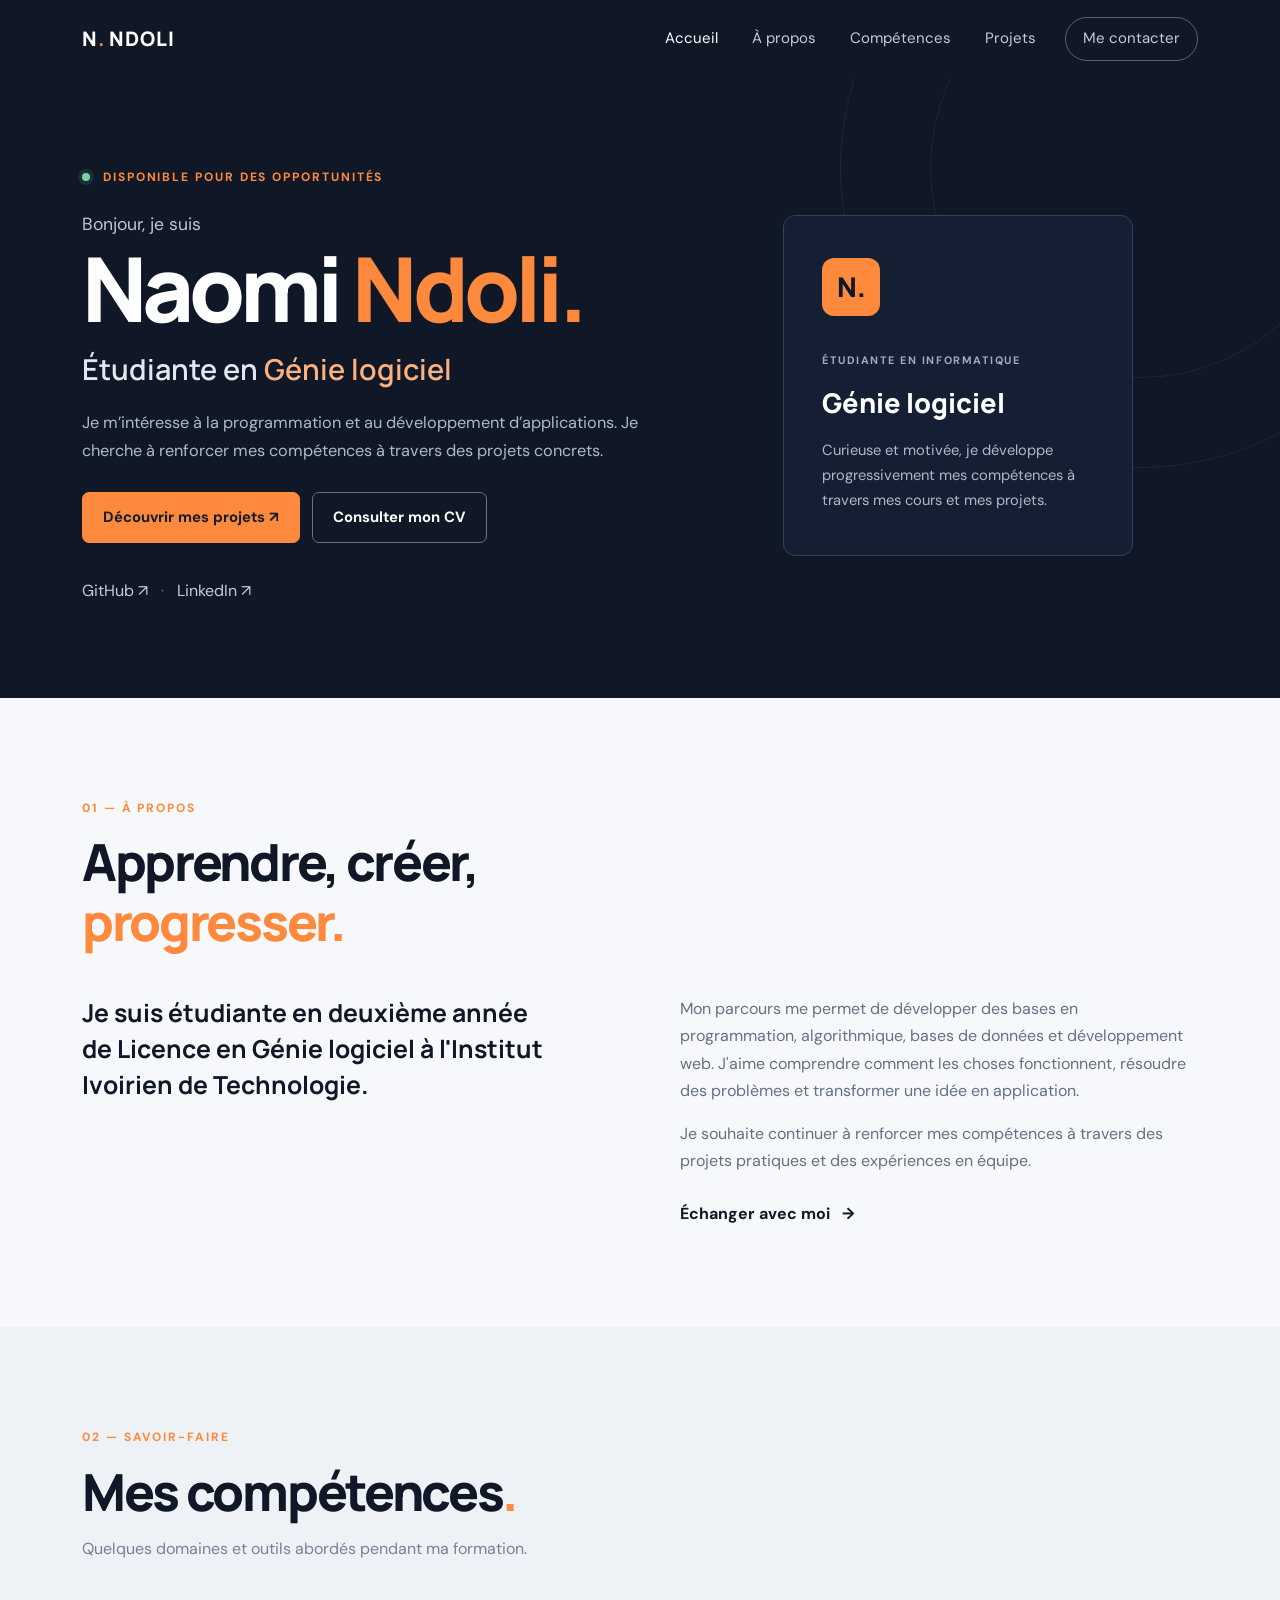
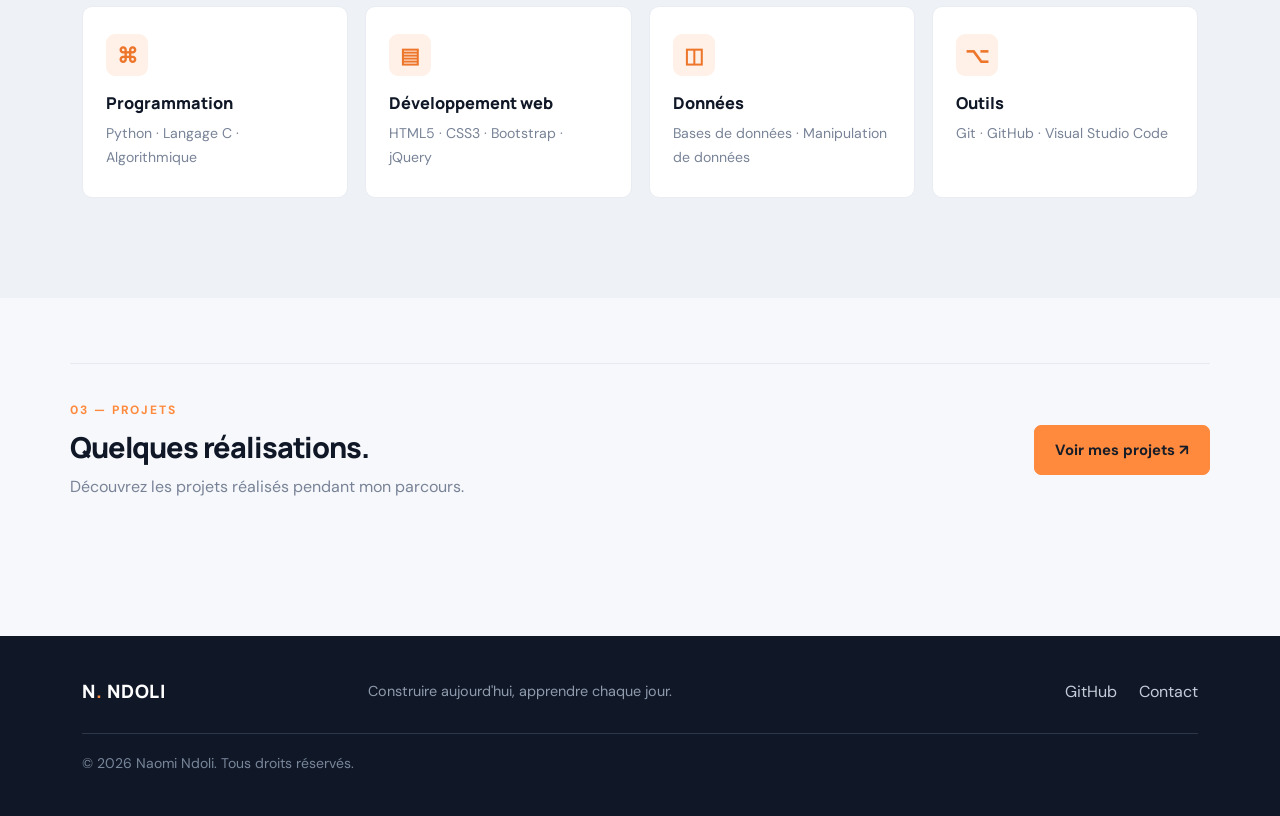
<file: index.html>
<!DOCTYPE html>
<html lang="fr">
<head>
  <meta charset="UTF-8">
  <meta name="viewport" content="width=device-width, initial-scale=1">
  <meta name="description" content="Portfolio de Naomi Ndoli, étudiante en Licence 2 Génie logiciel. Projets Python, développement web et compétences informatiques.">
  <meta name="theme-color" content="#101827">
  <title>Naomi Ndoli — Portfolio</title>
  <link rel="preconnect" href="https://fonts.googleapis.com">
  <link rel="preconnect" href="https://fonts.gstatic.com" crossorigin>
  <link href="https://fonts.googleapis.com/css2?family=DM+Sans:wght@400;500;600;700&family=Manrope:wght@400;500;600;700;800&display=swap" rel="stylesheet">
  <link href="https://cdn.jsdelivr.net/npm/bootstrap@5.3.3/dist/css/bootstrap.min.css" rel="stylesheet">
  <link href="style.css" rel="stylesheet">
</head>
<body>
<header>
  <nav class="navbar navbar-expand-lg navbar-dark sticky-top">
    <div class="container">
      <a class="navbar-brand" href="index.html">N<span>.</span> NDOLI</a>
      <button class="navbar-toggler" type="button" data-bs-toggle="collapse" data-bs-target="#menu" aria-controls="menu" aria-expanded="false" aria-label="Ouvrir le menu">
        <span class="navbar-toggler-icon"></span>
      </button>
      <div class="collapse navbar-collapse" id="menu">
        <ul class="navbar-nav ms-auto align-items-lg-center gap-lg-2">
          <li class="nav-item"><a class="nav-link active" aria-current="page" href="index.html">Accueil</a></li>
          <li class="nav-item"><a class="nav-link" href="#profil">À propos</a></li>
          <li class="nav-item"><a class="nav-link" href="#competences">Compétences</a></li>
          <li class="nav-item"><a class="nav-link" href="projets.html">Projets</a></li>
          <li class="nav-item"><a class="nav-link nav-contact" href="contact.html">Me contacter</a></li>
        </ul>
      </div>
    </div>
  </nav>
</header>

<main>
  <section class="hero">
    <div class="container hero-inner">
      <div class="hero-copy">
        <p class="eyebrow"><span class="status-dot"></span> DISPONIBLE POUR DES OPPORTUNITÉS</p>
        <p class="hero-intro">Bonjour, je suis</p>
        <h1>Naomi <span>Ndoli.</span></h1>
        <h2>Étudiante en <span>Génie logiciel</span></h2>
        <p class="hero-description">Je m’intéresse à la programmation et au développement d’applications. Je cherche à renforcer mes compétences à travers des projets concrets.</p>
        <div class="hero-actions">
          <a href="projets.html" class="btn btn-primary-custom">Découvrir mes projets <span aria-hidden="true">↗</span></a>
          <a href="cv.pdf" class="btn btn-outline-custom" target="_blank" rel="noopener">Consulter mon CV</a>
        </div>
        <div class="social-line">
          <a href="https://github.com/Naomi-ndl" target="_blank" rel="noopener">GitHub ↗</a>
          <span>·</span>
          <a href="https://www.linkedin.com/in/moaye-marie-eunice-naomi-ndoli-39b4b7419/" target="_blank" rel="noopener">LinkedIn ↗</a>
        </div>
      </div>
      <div class="hero-side-note">
        <div class="side-note-mark">N.</div>
        <p class="side-note-label">ÉTUDIANTE EN INFORMATIQUE</p>
        <p class="side-note-title">Génie logiciel</p>
        <p class="side-note-copy">Curieuse et motivée, je développe progressivement mes compétences à travers mes cours et mes projets.</p>
      </div>
    </div>
    <div class="hero-bottom-line"></div>
  </section>

  <section class="section-space" id="profil">
    <div class="container">
      <div class="section-heading"><p class="eyebrow">01 — À PROPOS</p><h2>Apprendre, créer,<br><span>progresser.</span></h2></div>
      <div class="about-grid">
        <p class="about-lead">Je suis étudiante en deuxième année de Licence en Génie logiciel à l'Institut Ivoirien de Technologie.</p>
        <div class="about-detail">
          <p>Mon parcours me permet de développer des bases en programmation, algorithmique, bases de données et développement web. J'aime comprendre comment les choses fonctionnent, résoudre des problèmes et transformer une idée en application.</p>
          <p>Je souhaite continuer à renforcer mes compétences à travers des projets pratiques et des expériences en équipe.</p>
          <a class="text-link" href="contact.html">Échanger avec moi <span aria-hidden="true">→</span></a>
        </div>
      </div>
    </div>
  </section>

  <section class="skills-section section-space" id="competences">
    <div class="container">
      <div class="section-heading"><p class="eyebrow">02 — SAVOIR-FAIRE</p><h2>Mes compétences<span>.</span></h2><p class="section-subtitle">Quelques domaines et outils abordés pendant ma formation.</p></div>
      <div class="skills-grid">
        <article class="skill-card"><div class="skill-icon">⌘</div><h3>Programmation</h3><p>Python · Langage C · Algorithmique</p></article>
        <article class="skill-card"><div class="skill-icon">▤</div><h3>Développement web</h3><p>HTML5 · CSS3 · Bootstrap · jQuery</p></article>
        <article class="skill-card"><div class="skill-icon">◫</div><h3>Données</h3><p>Bases de données · Manipulation de données</p></article>
        <article class="skill-card"><div class="skill-icon">⌥</div><h3>Outils</h3><p>Git · GitHub · Visual Studio Code</p></article>
      </div>
    </div>
  </section>

  <section class="section-space projects-invite">
    <div class="container invite-inner">
      <div><p class="eyebrow">03 — PROJETS</p><h2>Quelques réalisations.</h2><p>Découvrez les projets réalisés pendant mon parcours.</p></div>
      <a href="projets.html" class="btn btn-primary-custom">Voir mes projets <span aria-hidden="true">↗</span></a>
    </div>
  </section>
</main>

<footer class="site-footer"><div class="container footer-inner"><a class="footer-brand" href="index.html">N<span>.</span> NDOLI</a><p>Construire aujourd'hui, apprendre chaque jour.</p><div><a href="https://github.com/Naomi-ndl" target="_blank" rel="noopener">GitHub</a><a href="contact.html">Contact</a></div><small>© 2026 Naomi Ndoli. Tous droits réservés.</small></div></footer>
<script src="https://cdn.jsdelivr.net/npm/bootstrap@5.3.3/dist/js/bootstrap.bundle.min.js"></script>
<script src="https://code.jquery.com/jquery-3.7.1.min.js"></script><script src="script.js"></script>
</body>
</html>
</file>
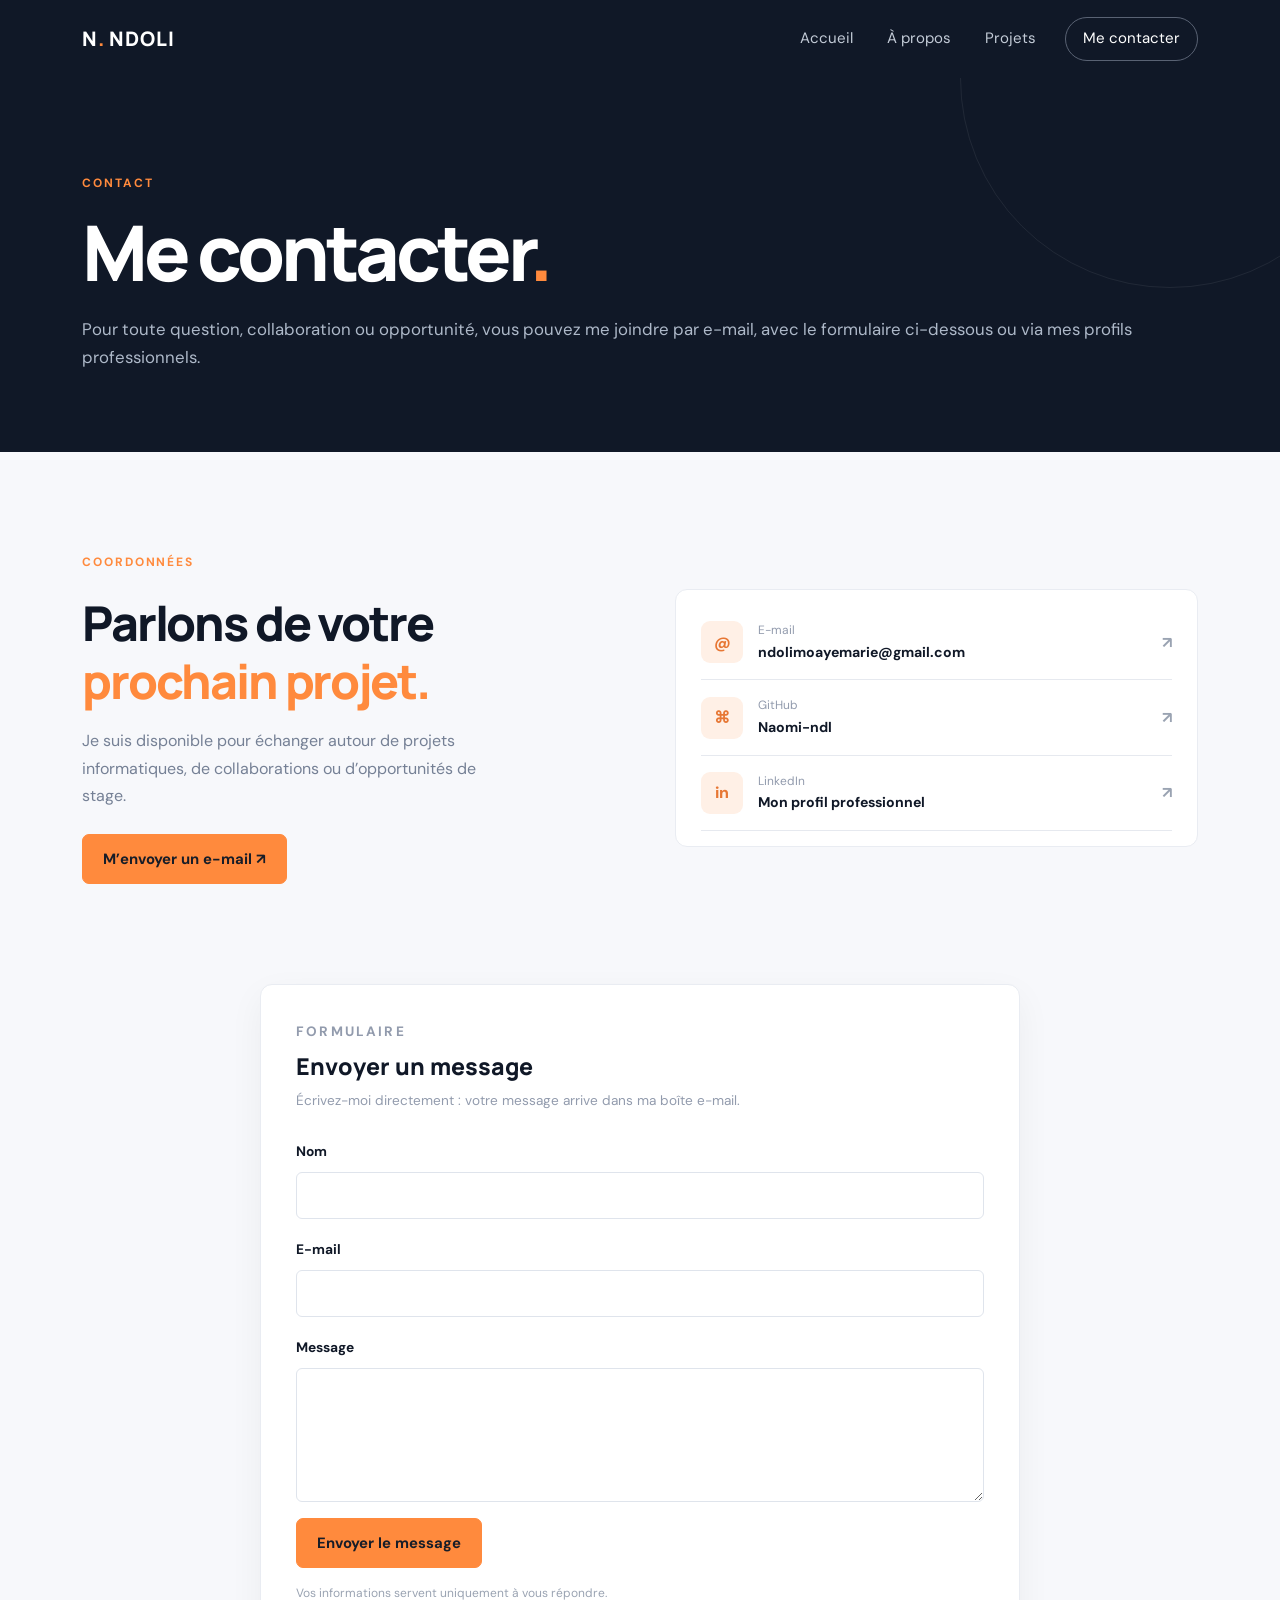
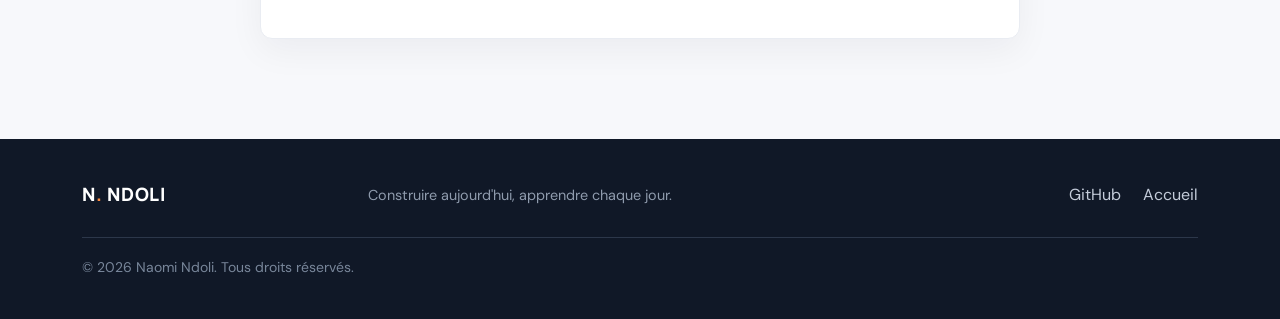
<file: contact.html>
<!DOCTYPE html>
<html lang="fr">
<head>
  <meta charset="UTF-8"><meta name="viewport" content="width=device-width, initial-scale=1">
  <meta name="description" content="Contacter Naomi Ndoli pour échanger sur un projet ou une opportunité professionnelle.">
  <meta name="theme-color" content="#101827"><title>Contact — Naomi Ndoli</title>
  <link rel="preconnect" href="https://fonts.googleapis.com"><link rel="preconnect" href="https://fonts.gstatic.com" crossorigin>
  <link href="https://fonts.googleapis.com/css2?family=DM+Sans:wght@400;500;600;700&family=Manrope:wght@400;500;600;700;800&display=swap" rel="stylesheet">
  <link href="https://cdn.jsdelivr.net/npm/bootstrap@5.3.3/dist/css/bootstrap.min.css" rel="stylesheet"><link href="style.css" rel="stylesheet">
</head>
<body>
<header><nav class="navbar navbar-expand-lg navbar-dark sticky-top"><div class="container">
  <a class="navbar-brand" href="index.html">N<span>.</span> NDOLI</a><button class="navbar-toggler" type="button" data-bs-toggle="collapse" data-bs-target="#menu" aria-controls="menu" aria-expanded="false" aria-label="Ouvrir le menu"><span class="navbar-toggler-icon"></span></button>
  <div class="collapse navbar-collapse" id="menu"><ul class="navbar-nav ms-auto align-items-lg-center gap-lg-2"><li class="nav-item"><a class="nav-link" href="index.html">Accueil</a></li><li class="nav-item"><a class="nav-link" href="index.html#profil">À propos</a></li><li class="nav-item"><a class="nav-link" href="projets.html">Projets</a></li><li class="nav-item"><a class="nav-link nav-contact active" aria-current="page" href="contact.html">Me contacter</a></li></ul></div>
</div></nav></header>
<main>
  <section class="page-hero contact-hero"><div class="container"><p class="eyebrow">CONTACT</p><h1>Me contacter<span>.</span></h1><p>Pour toute question, collaboration ou opportunité, vous pouvez me joindre par e-mail, avec le formulaire ci-dessous ou via mes profils professionnels.</p></div></section>
  <section class="section-space"><div class="container contact-simple">
    <div class="contact-simple-copy">
      <p class="eyebrow">COORDONNÉES</p>
      <h2>Parlons de votre<br><span>prochain projet.</span></h2>
      <p>Je suis disponible pour échanger autour de projets informatiques, de collaborations ou d’opportunités de stage.</p>
      <a class="btn btn-primary-custom" href="mailto:ndolimoayemarie@gmail.com">M’envoyer un e-mail <span aria-hidden="true">↗</span></a>
    </div>
    <div class="contact-links">
      <a class="contact-detail" href="mailto:ndolimoayemarie@gmail.com"><span class="contact-symbol">@</span><span><small>E-mail</small><strong>ndolimoayemarie@gmail.com</strong></span><b>↗</b></a>
      <a class="contact-detail" href="https://github.com/Naomi-ndl" target="_blank" rel="noopener"><span class="contact-symbol">⌘</span><span><small>GitHub</small><strong>Naomi-ndl</strong></span><b>↗</b></a>
      <a class="contact-detail" href="https://www.linkedin.com/in/moaye-marie-eunice-naomi-ndoli-39b4b7419/" target="_blank" rel="noopener"><span class="contact-symbol">in</span><span><small>LinkedIn</small><strong>Mon profil professionnel</strong></span><b>↗</b></a>
    </div>
  </div></section>

  <section class="section-space section-form"><div class="container"><div class="form-wrap">
    <div class="contact-form-card">
      <p class="eyebrow">FORMULAIRE</p>
      <h2>Envoyer un message</h2>
      <p>Écrivez-moi directement : votre message arrive dans ma boîte e-mail.</p>
      <form id="form-contact" novalidate>
        <div class="mb-3">
          <label for="nom" class="form-label">Nom</label>
          <input type="text" class="form-control" id="nom" name="name" required>
          <div class="invalid-feedback">Merci d'écrire votre nom.</div>
        </div>
        <div class="mb-3">
          <label for="email" class="form-label">E-mail</label>
          <input type="email" class="form-control" id="email" name="email" required>
          <div class="invalid-feedback">Merci d'écrire une adresse e-mail valide.</div>
        </div>
        <div class="mb-3">
          <label for="message" class="form-label">Message</label>
          <textarea class="form-control" id="message" name="message" rows="5" minlength="10" required></textarea>
          <div class="invalid-feedback">Votre message doit faire au moins 10 caractères.</div>
        </div>
        <input type="text" name="_honey" class="d-none" tabindex="-1" autocomplete="off">
        <input type="hidden" name="_subject" value="Nouveau message depuis mon portfolio">
        <div id="retour" class="alert d-none" role="alert"></div>
        <button type="submit" class="btn btn-primary-custom">Envoyer le message</button>
        <p class="form-privacy">Vos informations servent uniquement à vous répondre.</p>
      </form>
    </div>
  </div></div></section>
</main>
<footer class="site-footer"><div class="container footer-inner"><a class="footer-brand" href="index.html">N<span>.</span> NDOLI</a><p>Construire aujourd'hui, apprendre chaque jour.</p><div><a href="https://github.com/Naomi-ndl" target="_blank" rel="noopener">GitHub</a><a href="index.html">Accueil</a></div><small>© 2026 Naomi Ndoli. Tous droits réservés.</small></div></footer>
<script src="https://cdn.jsdelivr.net/npm/bootstrap@5.3.3/dist/js/bootstrap.bundle.min.js"></script><script src="https://code.jquery.com/jquery-3.7.1.min.js"></script><script src="script.js"></script>
</body></html>
</file>
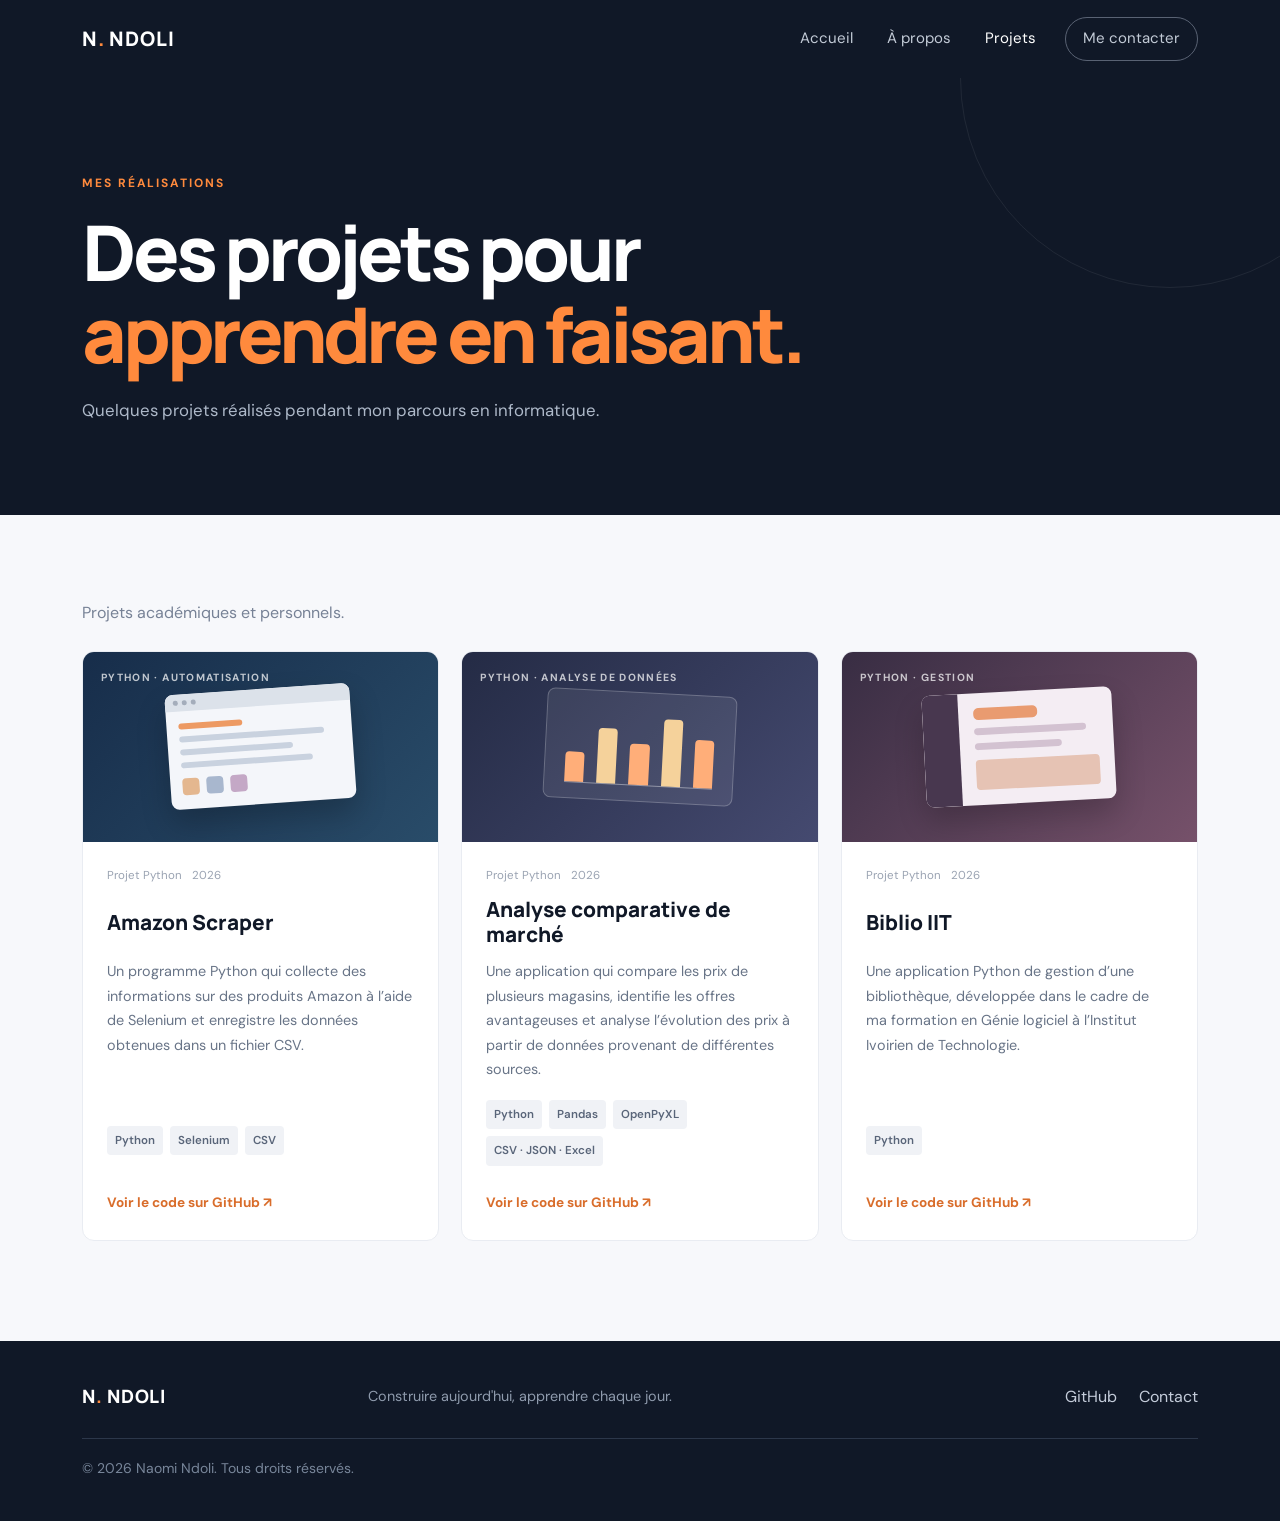
<file: projets.html>
<!DOCTYPE html>
<html lang="fr">
<head>
  <meta charset="UTF-8"><meta name="viewport" content="width=device-width, initial-scale=1">
  <meta name="description" content="Découvrez les projets informatiques de Naomi Ndoli : Amazon Scraper, Biblio IIT et analyse comparative de marché.">
  <meta name="theme-color" content="#101827">
  <title>Mes projets — Naomi Ndoli</title>
  <link rel="preconnect" href="https://fonts.googleapis.com"><link rel="preconnect" href="https://fonts.gstatic.com" crossorigin>
  <link href="https://fonts.googleapis.com/css2?family=DM+Sans:wght@400;500;600;700&family=Manrope:wght@400;500;600;700;800&display=swap" rel="stylesheet">
  <link href="https://cdn.jsdelivr.net/npm/bootstrap@5.3.3/dist/css/bootstrap.min.css" rel="stylesheet"><link href="style.css" rel="stylesheet">
</head>
<body>
<header><nav class="navbar navbar-expand-lg navbar-dark sticky-top"><div class="container">
  <a class="navbar-brand" href="index.html">N<span>.</span> NDOLI</a>
  <button class="navbar-toggler" type="button" data-bs-toggle="collapse" data-bs-target="#menu" aria-controls="menu" aria-expanded="false" aria-label="Ouvrir le menu"><span class="navbar-toggler-icon"></span></button>
  <div class="collapse navbar-collapse" id="menu"><ul class="navbar-nav ms-auto align-items-lg-center gap-lg-2">
    <li class="nav-item"><a class="nav-link" href="index.html">Accueil</a></li><li class="nav-item"><a class="nav-link" href="index.html#profil">À propos</a></li><li class="nav-item"><a class="nav-link active" aria-current="page" href="projets.html">Projets</a></li><li class="nav-item"><a class="nav-link nav-contact" href="contact.html">Me contacter</a></li>
  </ul></div></div></nav></header>
<main>
  <section class="page-hero"><div class="container"><p class="eyebrow">MES RÉALISATIONS</p><h1>Des projets pour<br><span>apprendre en faisant.</span></h1><p>Quelques projets réalisés pendant mon parcours en informatique.</p></div></section>
  <section class="section-space projects-wrap"><div class="container">
    <div class="projects-intro"><p class="section-subtitle mb-0">Projets académiques et personnels.</p></div>
    <div class="projects-grid">
      <article class="project-card">
        <div class="project-art art-python">
          <span class="art-label">PYTHON · AUTOMATISATION</span>
          <div class="browser-art"><div class="browser-bar"><i></i><i></i><i></i></div><div class="browser-lines"><b></b><span></span><span></span><span></span></div><div class="product-dots"><i></i><i></i><i></i></div></div>
        </div>
        <div class="project-content">
          <div class="project-meta"><span>Projet Python</span><span>2026</span></div>
          <h2>Amazon Scraper</h2>
          <p>Un programme Python qui collecte des informations sur des produits Amazon à l’aide de Selenium et enregistre les données obtenues dans un fichier CSV.</p>
          <div class="tech-list"><span>Python</span><span>Selenium</span><span>CSV</span></div>
          <a class="project-link" href="https://github.com/Naomi-ndl/Amazon-scraper" target="_blank" rel="noopener">Voir le code sur GitHub <span aria-hidden="true">↗</span></a>
        </div>
      </article>

      <article class="project-card">
        <div class="project-art art-data">
          <span class="art-label">PYTHON · ANALYSE DE DONNÉES</span>
          <div class="chart-art"><div class="chart-bars"><i></i><i></i><i></i><i></i><i></i></div><div class="chart-base"></div></div>
        </div>
        <div class="project-content">
          <div class="project-meta"><span>Projet Python</span><span>2026</span></div>
          <h2>Analyse comparative de marché</h2>
          <p>Une application qui compare les prix de plusieurs magasins, identifie les offres avantageuses et analyse l’évolution des prix à partir de données provenant de différentes sources.</p>
          <div class="tech-list"><span>Python</span><span>Pandas</span><span>OpenPyXL</span><span>CSV · JSON · Excel</span></div>
          <a class="project-link" href="https://github.com/Naomi-ndl/analyse-comparative-march-" target="_blank" rel="noopener">Voir le code sur GitHub <span aria-hidden="true">↗</span></a>
        </div>
      </article>

      <article class="project-card">
        <div class="project-art art-web">
          <span class="art-label">PYTHON · GESTION</span>
          <div class="web-art"><div class="web-sidebar"></div><div class="web-main"><b></b><i></i><i></i><div></div></div></div>
        </div>
        <div class="project-content">
          <div class="project-meta"><span>Projet Python</span><span>2026</span></div>
          <h2>Biblio IIT</h2>
          <p>Une application Python de gestion d’une bibliothèque, développée dans le cadre de ma formation en Génie logiciel à l’Institut Ivoirien de Technologie.</p>
          <div class="tech-list"><span>Python</span></div>
          <a class="project-link" href="https://github.com/Naomi-ndl/PROJET-BIBLIO-IIT" target="_blank" rel="noopener">Voir le code sur GitHub <span aria-hidden="true">↗</span></a>
        </div>
      </article>
    </div>
  </div></section>
</main>
<footer class="site-footer"><div class="container footer-inner"><a class="footer-brand" href="index.html">N<span>.</span> NDOLI</a><p>Construire aujourd'hui, apprendre chaque jour.</p><div><a href="https://github.com/Naomi-ndl" target="_blank" rel="noopener">GitHub</a><a href="contact.html">Contact</a></div><small>© 2026 Naomi Ndoli. Tous droits réservés.</small></div></footer>
<script src="https://cdn.jsdelivr.net/npm/bootstrap@5.3.3/dist/js/bootstrap.bundle.min.js"></script><script src="https://code.jquery.com/jquery-3.7.1.min.js"></script><script src="script.js"></script>
</body></html>
</file>
<file: style.css>
/* Portfolio Naomi Ndoli — styles personnalisés */
:root{--ink:#101827;--ink-soft:#18243a;--paper:#f7f8fb;--white:#fff;--muted:#9aa6b8;--orange:#ff8a3d;--orange-light:#ffb17d;--line:#e6e9ef;--font-body:"DM Sans",sans-serif;--font-title:"Manrope",sans-serif}
*{box-sizing:border-box}html{scroll-behavior:smooth;scroll-padding-top:85px}body{margin:0;background:var(--paper);color:var(--ink);font-family:var(--font-body);line-height:1.7;min-height:100vh;display:flex;flex-direction:column}main{flex:1}a{transition:color .2s,background .2s,transform .2s}.navbar{background:var(--ink);padding:17px 0}.navbar-brand,.footer-brand{font-family:var(--font-title);font-weight:800;letter-spacing:.04em;color:#fff!important}.navbar-brand span,.footer-brand span{color:var(--orange)}.navbar .nav-link{color:#c3cbd7;padding:9px 13px!important;font-size:.94rem}.navbar .nav-link:hover,.navbar .nav-link.active{color:#fff}.navbar .nav-contact{border:1px solid #596273;border-radius:30px;padding:8px 17px!important;margin-left:8px}.navbar .nav-contact:hover{background:var(--orange);border-color:var(--orange)}.navbar-toggler{border-color:#667085}.hero{position:relative;overflow:hidden;background:var(--ink);color:#fff;min-height:620px;display:flex;align-items:center}.hero:before{content:"";position:absolute;width:600px;height:600px;border:1px solid rgba(255,255,255,.06);border-radius:50%;right:-160px;top:-210px}.hero:after{content:"";position:absolute;width:420px;height:420px;border:1px solid rgba(255,255,255,.06);border-radius:50%;right:-70px;top:-120px}.hero-inner{display:grid;grid-template-columns:1.1fr .9fr;align-items:center;gap:50px;padding-top:85px;padding-bottom:90px;position:relative;z-index:1}.eyebrow{font-size:.75rem;font-weight:700;letter-spacing:.16em;color:var(--orange);margin-bottom:22px}.status-dot,.pulse{display:inline-block;width:8px;height:8px;border-radius:50%;background:#70d6a4;margin-right:8px;box-shadow:0 0 0 4px rgba(112,214,164,.12)}.hero-intro{font-size:1.1rem;color:#bdc6d4;margin:0 0 2px}.hero h1,.page-hero h1{font-family:var(--font-title);font-weight:800;letter-spacing:-.055em;font-size:clamp(3.5rem,7vw,6.2rem);line-height:1.06;margin:0}.hero h1 span,.section-heading h2 span,.highlight-project h2 span,.contact-info h2 span,.page-hero h1 span{color:var(--orange)}.hero h2{font-family:var(--font-title);font-size:clamp(1.2rem,2.3vw,1.8rem);font-weight:600;margin:16px 0;color:#e3e8ef}.hero h2 span{color:var(--orange-light)}.hero-description{max-width:570px;color:#aeb9c9;font-size:1.02rem;margin:22px 0 28px}.hero-actions{display:flex;flex-wrap:wrap;gap:12px}.btn-primary-custom,.btn-outline-custom{border-radius:7px;padding:13px 20px;font-weight:700;font-size:.93rem}.btn-primary-custom{background:var(--orange);border:1px solid var(--orange);color:#171d28}.btn-primary-custom:hover{background:var(--orange-light);border-color:var(--orange-light);color:#171d28;transform:translateY(-2px)}.btn-outline-custom{border:1px solid #657084;color:#fff}.btn-outline-custom:hover{border-color:#fff;color:#fff;background:rgba(255,255,255,.08)}.social-line{display:flex;gap:13px;align-items:center;margin-top:34px;color:#657084}.social-line a,.site-footer a{color:#c4ccda;text-decoration:none}.social-line a:hover,.site-footer a:hover{color:var(--orange)}.hero-visual{height:370px;display:flex;align-items:center;justify-content:center;position:relative}.visual-orbit{position:absolute;border:1px solid rgba(255,138,61,.2);border-radius:50%;width:360px;height:360px}.orbit-two{width:290px;height:290px;border-color:rgba(255,255,255,.09)}.code-card{position:relative;z-index:2;width:min(100%,370px);border:1px solid #354158;border-radius:13px;background:#172238;box-shadow:0 28px 70px rgba(0,0,0,.3);overflow:hidden;transform:rotate(-2deg)}.code-top{height:42px;border-bottom:1px solid #2d3a50;display:flex;align-items:center;gap:6px;padding:0 14px}.code-top>span{width:8px;height:8px;border-radius:50%;background:#64748b}.code-top>span:first-child{background:#ff8176}.code-top>span:nth-child(2){background:#f4c36b}.code-top>span:nth-child(3){background:#70c89b}.code-top small{margin-left:auto;color:#8592a7}.code-content{padding:23px 25px 14px;font-family:monospace;font-size:.86rem;color:#dbe4f1}.code-content p{margin:0 0 9px}.indent{padding-left:22px}.indent2{padding-left:44px}.code-purple{color:#c6a5ff}.code-yellow{color:#f4d27b}.code-blue{color:#83c9ff}.code-green{color:#9cdda9}.code-orange{color:#ffad78}.code-comment{color:#73839a;font-style:italic}.code-footer{border-top:1px solid #2d3a50;padding:11px 17px;color:#8d9bb0;font-size:.73rem}.code-footer .pulse{width:6px;height:6px}.floating-tag{position:absolute;z-index:3;background:#fff;color:var(--ink);padding:9px 15px;border-radius:8px;box-shadow:0 12px 30px rgba(0,0,0,.2);font-size:.8rem;font-weight:700}.tag-python{top:43px;right:10px}.tag-web{bottom:45px;left:0}.hero-bottom-line{height:4px;background:linear-gradient(90deg,var(--orange),#ffc18f,transparent)}.section-space{padding:100px 0}.section-heading{margin-bottom:44px}.section-heading h2,.highlight-project h2,.contact-info h2{font-family:var(--font-title);font-weight:800;font-size:clamp(2.1rem,4vw,3.3rem);line-height:1.16;letter-spacing:-.045em;margin:0}.section-heading .eyebrow{margin-bottom:14px}.about-grid{display:grid;grid-template-columns:1fr 1fr;gap:80px}.about-lead{font-family:var(--font-title);font-weight:700;font-size:1.55rem;line-height:1.45;max-width:480px;margin:0}.about-detail{color:#647084;max-width:580px}.about-detail p{margin:0 0 16px}.text-link{display:inline-flex;gap:12px;color:var(--ink);font-weight:700;text-decoration:none;margin-top:10px}.text-link:hover{color:#e56e24;gap:17px}.skills-section{background:#eef1f6}.section-subtitle{color:#778296;margin-top:14px}.skills-grid{display:grid;grid-template-columns:repeat(4,1fr);gap:17px}.skill-card{background:#fff;padding:27px 23px;border:1px solid #e9ecf2;border-radius:10px;min-height:180px;transition:transform .2s,box-shadow .2s}.skill-card:hover,.project-card:hover{transform:translateY(-5px);box-shadow:0 18px 35px rgba(16,24,39,.09)}.skill-icon{display:grid;place-items:center;width:42px;height:42px;background:#fff1e8;color:#ed762b;border-radius:9px;font-size:1.3rem;font-weight:700;margin-bottom:18px}.skill-card h3{font-family:var(--font-title);font-size:1.02rem;font-weight:800}.skill-card p{font-size:.88rem;color:#788397;margin:0}.highlight-project{padding:55px 60px;background:var(--ink);color:#fff;border-radius:14px;display:flex;align-items:center;justify-content:space-between;gap:30px}.highlight-project .eyebrow{margin-bottom:15px}.highlight-project h2{font-size:clamp(2rem,4vw,3rem)}.highlight-project p:not(.eyebrow){color:#aeb9c9;margin:18px 0 0}.site-footer{background:var(--ink);color:#fff;padding:40px 0}.footer-inner{display:grid;grid-template-columns:1fr 2fr 1fr;align-items:center;gap:14px}.footer-brand{font-size:1.15rem;text-decoration:none}.footer-inner p{color:#8f9bad;margin:0;font-size:.9rem}.footer-inner>div{display:flex;justify-content:flex-end;gap:22px}.footer-inner small{grid-column:1/-1;color:#78869a;border-top:1px solid #2c374a;padding-top:18px;margin-top:12px}.page-hero{background:var(--ink);color:#fff;padding:95px 0 90px;position:relative;overflow:hidden}.page-hero:after{content:"";position:absolute;width:420px;height:420px;border:1px solid rgba(255,255,255,.07);border-radius:50%;right:-100px;top:-210px}.page-hero .eyebrow{margin-bottom:18px}.page-hero h1{font-size:clamp(3rem,6vw,5rem)}.page-hero>div>p:last-child{color:#aeb9c9;margin:22px 0 0;font-size:1.05rem}.projects-wrap{padding-top:70px}.project-toolbar{display:flex;align-items:center;justify-content:space-between;gap:20px;margin-bottom:30px}.filter-list{display:flex;gap:7px;flex-wrap:wrap}.filter-btn{border:1px solid #d9dee7;background:transparent;border-radius:30px;padding:8px 17px;color:#697589;font-size:.85rem;font-weight:700}.filter-btn:hover,.filter-btn.active{background:var(--ink);border-color:var(--ink);color:#fff}.projects-grid{display:grid;grid-template-columns:repeat(3,1fr);gap:22px}.project-card{background:#fff;border:1px solid #e9ecf2;border-radius:12px;overflow:hidden;transition:transform .2s,box-shadow .2s}.project-art{height:190px;position:relative;display:flex;align-items:center;justify-content:center;overflow:hidden}.art-python{background:linear-gradient(135deg,#172d4a,#294c69)}.art-data{background:linear-gradient(135deg,#242b45,#454a70)}.art-web{background:linear-gradient(135deg,#382d43,#76516a)}.art-label{position:absolute;top:17px;left:18px;color:rgba(255,255,255,.72);font-size:.65rem;font-weight:700;letter-spacing:.13em}.art-number{position:absolute;right:18px;bottom:12px;color:rgba(255,255,255,.2);font-family:var(--font-title);font-size:2.8rem;font-weight:800}.browser-art{width:185px;height:115px;background:#f4f6fa;border-radius:8px;overflow:hidden;box-shadow:0 15px 30px rgba(0,0,0,.22);transform:rotate(-4deg)}.browser-bar{height:17px;background:#dce2ea;display:flex;align-items:center;gap:4px;padding-left:8px}.browser-bar i{width:5px;height:5px;border-radius:50%;background:#a4adbb}.browser-lines{padding:12px 12px 0}.browser-lines b,.browser-lines span{display:block;height:6px;border-radius:4px;background:#c9d2df;margin-bottom:7px}.browser-lines b{width:40%;background:#ed9a63}.browser-lines span:nth-child(2){width:90%}.browser-lines span:nth-child(3){width:70%}.browser-lines span:nth-child(4){width:82%}.product-dots{display:flex;gap:7px;padding:3px 12px}.product-dots i{width:17px;height:17px;border-radius:4px;background:#e4b78f}.product-dots i:nth-child(2){background:#a8b7ce}.product-dots i:nth-child(3){background:#c4a8c6}.chart-art{width:190px;height:110px;border:1px solid rgba(255,255,255,.22);border-radius:8px;background:rgba(255,255,255,.08);padding:18px 20px 0;transform:rotate(3deg)}.chart-bars{height:75px;display:flex;align-items:flex-end;gap:13px;border-bottom:1px solid rgba(255,255,255,.4)}.chart-bars i{flex:1;border-radius:4px 4px 0 0;background:#ffae79;height:40%}.chart-bars i:nth-child(2){height:75%;background:#f5d29b}.chart-bars i:nth-child(3){height:55%}.chart-bars i:nth-child(4){height:90%;background:#f5d29b}.chart-bars i:nth-child(5){height:65%}.web-art{display:flex;width:190px;height:112px;background:#f4edf3;border-radius:8px;overflow:hidden;box-shadow:0 15px 30px rgba(0,0,0,.2);transform:rotate(-3deg)}.web-sidebar{width:36px;background:#48374f}.web-main{flex:1;padding:15px}.web-main b,.web-main i{display:block;height:7px;border-radius:5px;background:#d3c2d1;margin-bottom:8px}.web-main b{width:52%;height:12px;background:#e99b70}.web-main i:nth-child(2){width:90%}.web-main i:nth-child(3){width:70%}.web-main div{height:30px;background:#e6c3b4;border-radius:4px;margin-top:10px}.project-content{padding:24px}.project-meta{display:flex;justify-content:space-between;gap:10px;color:#9aa3b2;font-size:.72rem}.project-content h2{font-family:var(--font-title);font-size:1.3rem;font-weight:800;margin:13px 0 10px}.project-content>p{font-size:.9rem;color:#687487;min-height:105px}.tech-list{display:flex;gap:7px;flex-wrap:wrap;margin:17px 0 20px}.tech-list span{background:#f0f2f6;color:#596579;border-radius:4px;padding:5px 8px;font-size:.72rem;font-weight:600}.project-link{color:#d96d2b;text-decoration:none;font-weight:700;font-size:.85rem}.project-link:hover{color:#a94812}.project-note{font-size:.8rem;color:#8a94a5;font-style:italic}.empty-state{color:#778296;text-align:center;padding:40px}.contact-hero{padding-bottom:80px}.contact-grid{display:grid;grid-template-columns:.9fr 1.1fr;gap:70px;align-items:start}.contact-info{padding-top:10px}.contact-info h2{margin-bottom:20px}.contact-info>p:not(.eyebrow){color:#758095;max-width:400px;margin-bottom:32px}.contact-detail{display:flex;align-items:center;gap:15px;padding:15px 0;border-bottom:1px solid var(--line);text-decoration:none;color:var(--ink)}.contact-symbol{width:42px;height:42px;display:grid;place-items:center;background:#fff0e6;color:#e77734;border-radius:9px;font-weight:800}.contact-detail>span:nth-child(2){display:flex;flex-direction:column}.contact-detail small{color:#929bad;font-size:.75rem}.contact-detail strong{font-size:.88rem;font-weight:700}.contact-detail>b{margin-left:auto;color:#9aa3b2}.contact-detail:hover{color:#d96d2b}.contact-form-card{background:#fff;border:1px solid #e9ecf2;border-radius:12px;padding:35px;box-shadow:0 12px 35px rgba(16,24,39,.05)}.contact-form-card h2{font-family:var(--font-title);font-weight:800;font-size:1.45rem}.contact-form-card>p{color:#929bad;font-size:.85rem;margin-bottom:25px}.form-label{font-size:.86rem;font-weight:700}.form-control{border-color:#dfe4ec;border-radius:6px;padding:12px 13px;font-size:.9rem}.form-control:focus{border-color:var(--orange);box-shadow:0 0 0 .2rem rgba(255,138,61,.15)}textarea.form-control{resize:vertical}.form-privacy{font-size:.75rem!important;color:#9aa3b2!important;margin:15px 0 0!important}.alert{font-size:.88rem}.project-card[hidden]{display:none!important}
@media(max-width:991px){.hero-inner{grid-template-columns:1fr  .8fr;gap:20px}.skills-grid{grid-template-columns:repeat(2,1fr)}.projects-grid{grid-template-columns:repeat(2,1fr)}.contact-grid{gap:35px}.about-grid{gap:40px}}
@media(max-width:767px){.hero{min-height:auto}.hero-inner{grid-template-columns:1fr;padding-top:75px;padding-bottom:55px}.hero-visual{height:300px;margin-top:10px}.visual-orbit{width:290px;height:290px}.orbit-two{width:235px;height:235px}.code-card{max-width:340px}.tag-python{right:3%}.tag-web{left:3%;bottom:20px}.section-space{padding:72px 0}.about-grid{grid-template-columns:1fr;gap:22px}.about-lead{font-size:1.35rem}.highlight-project{padding:35px 27px;align-items:flex-start;flex-direction:column}.footer-inner{grid-template-columns:1fr 1fr}.footer-inner p{grid-column:1/-1;grid-row:2}.footer-inner>div{grid-column:2;grid-row:1}.footer-inner small{grid-row:3}.page-hero{padding:75px 0 65px}.projects-grid{grid-template-columns:1fr}.project-content>p{min-height:0}.project-toolbar{align-items:flex-start;flex-direction:column}.contact-grid{grid-template-columns:1fr}.contact-form-card{padding:25px}.navbar .nav-contact{margin:5px 0 0;border:0;padding-left:13px!important}.navbar .nav-link{padding:8px 13px!important}}
@media(max-width:420px){.hero h1{font-size:3.3rem}.hero-actions{flex-direction:column;align-items:stretch}.hero-actions .btn{text-align:center}.skills-grid{grid-template-columns:1fr}.footer-inner>div{gap:12px}.contact-detail strong{font-size:.78rem}}
@media(prefers-reduced-motion:reduce){html{scroll-behavior:auto}*,*::before,*::after{transition:none!important;animation:none!important}}


/* Ajustements sobres : présentation simplifiée */
.hero-side-note{position:relative;z-index:2;max-width:350px;margin:0 auto;padding:42px 38px;border:1px solid #354158;border-radius:12px;background:rgba(23,34,56,.72)}
.side-note-mark{display:grid;place-items:center;width:58px;height:58px;border-radius:12px;background:var(--orange);color:var(--ink);font-family:var(--font-title);font-size:1.7rem;font-weight:800;margin-bottom:35px}
.side-note-label{font-size:.68rem;letter-spacing:.14em;color:#9eabc0;font-weight:700;margin-bottom:10px}
.side-note-title{font-family:var(--font-title);font-size:1.7rem;font-weight:800;color:#fff;margin-bottom:12px}
.side-note-copy{color:#aeb9c9;font-size:.92rem;margin:0}
.projects-invite{padding-top:65px}
.invite-inner{display:flex;align-items:center;justify-content:space-between;gap:25px;padding:36px 0;border-top:1px solid var(--line)}
.invite-inner .eyebrow{margin-bottom:10px}
.invite-inner h2{font-family:var(--font-title);font-weight:800;font-size:1.8rem;letter-spacing:-.04em;margin:0}
.invite-inner p:not(.eyebrow){color:#788397;margin:8px 0 0}
.projects-intro{margin-bottom:25px}
.projects-grid{grid-template-columns:repeat(3,minmax(0,1fr))}
.contact-simple{display:grid;grid-template-columns:1fr 1fr;gap:70px;align-items:center}
.contact-simple-copy h2{font-family:var(--font-title);font-size:clamp(2rem,4vw,3rem);font-weight:800;letter-spacing:-.045em;line-height:1.2;margin-bottom:18px}
.contact-simple-copy h2 span{color:var(--orange)}
.contact-simple-copy>p:not(.eyebrow){max-width:430px;color:#758095;margin-bottom:25px}
.contact-links{background:#fff;border:1px solid #e9ecf2;border-radius:12px;padding:15px 25px}
@media(max-width:991px){.projects-grid{grid-template-columns:repeat(2,minmax(0,1fr))}.contact-simple{gap:35px}}
@media(max-width:767px){.hero-side-note{max-width:390px;width:100%;padding:30px}.side-note-mark{margin-bottom:24px}.invite-inner{align-items:flex-start;flex-direction:column}.projects-grid{grid-template-columns:1fr}.contact-simple{grid-template-columns:1fr;gap:30px}}


/* Cartes projets : même structure, même hauteur et alignement du contenu */
.projects-grid{align-items:stretch}
.project-card{height:100%;display:flex;flex-direction:column}
.project-art{height:190px;min-height:190px;flex:0 0 190px}
.project-content{display:flex;flex:1;flex-direction:column;align-items:flex-start}
.project-content h2{min-height:3.1rem;display:flex;align-items:center;margin:12px 0}
.project-content>p{min-height:118px;margin-bottom:0}
.project-content .tech-list{margin-top:auto;padding-top:18px;min-height:58px;align-content:flex-start}
.project-content .project-link{margin-top:5px;min-height:25px}
@media(max-width:767px){.project-content>p{min-height:0}.project-content h2{min-height:0}.project-content .tech-list{margin-top:18px}}

/* Section formulaire de contact */
.section-form{padding-top:0}
.form-wrap{max-width:760px;margin:0 auto}
.contact-form-card .eyebrow{margin-bottom:10px}
.was-validated .form-control:valid{border-color:#dfe4ec;background-image:none}
</file>
